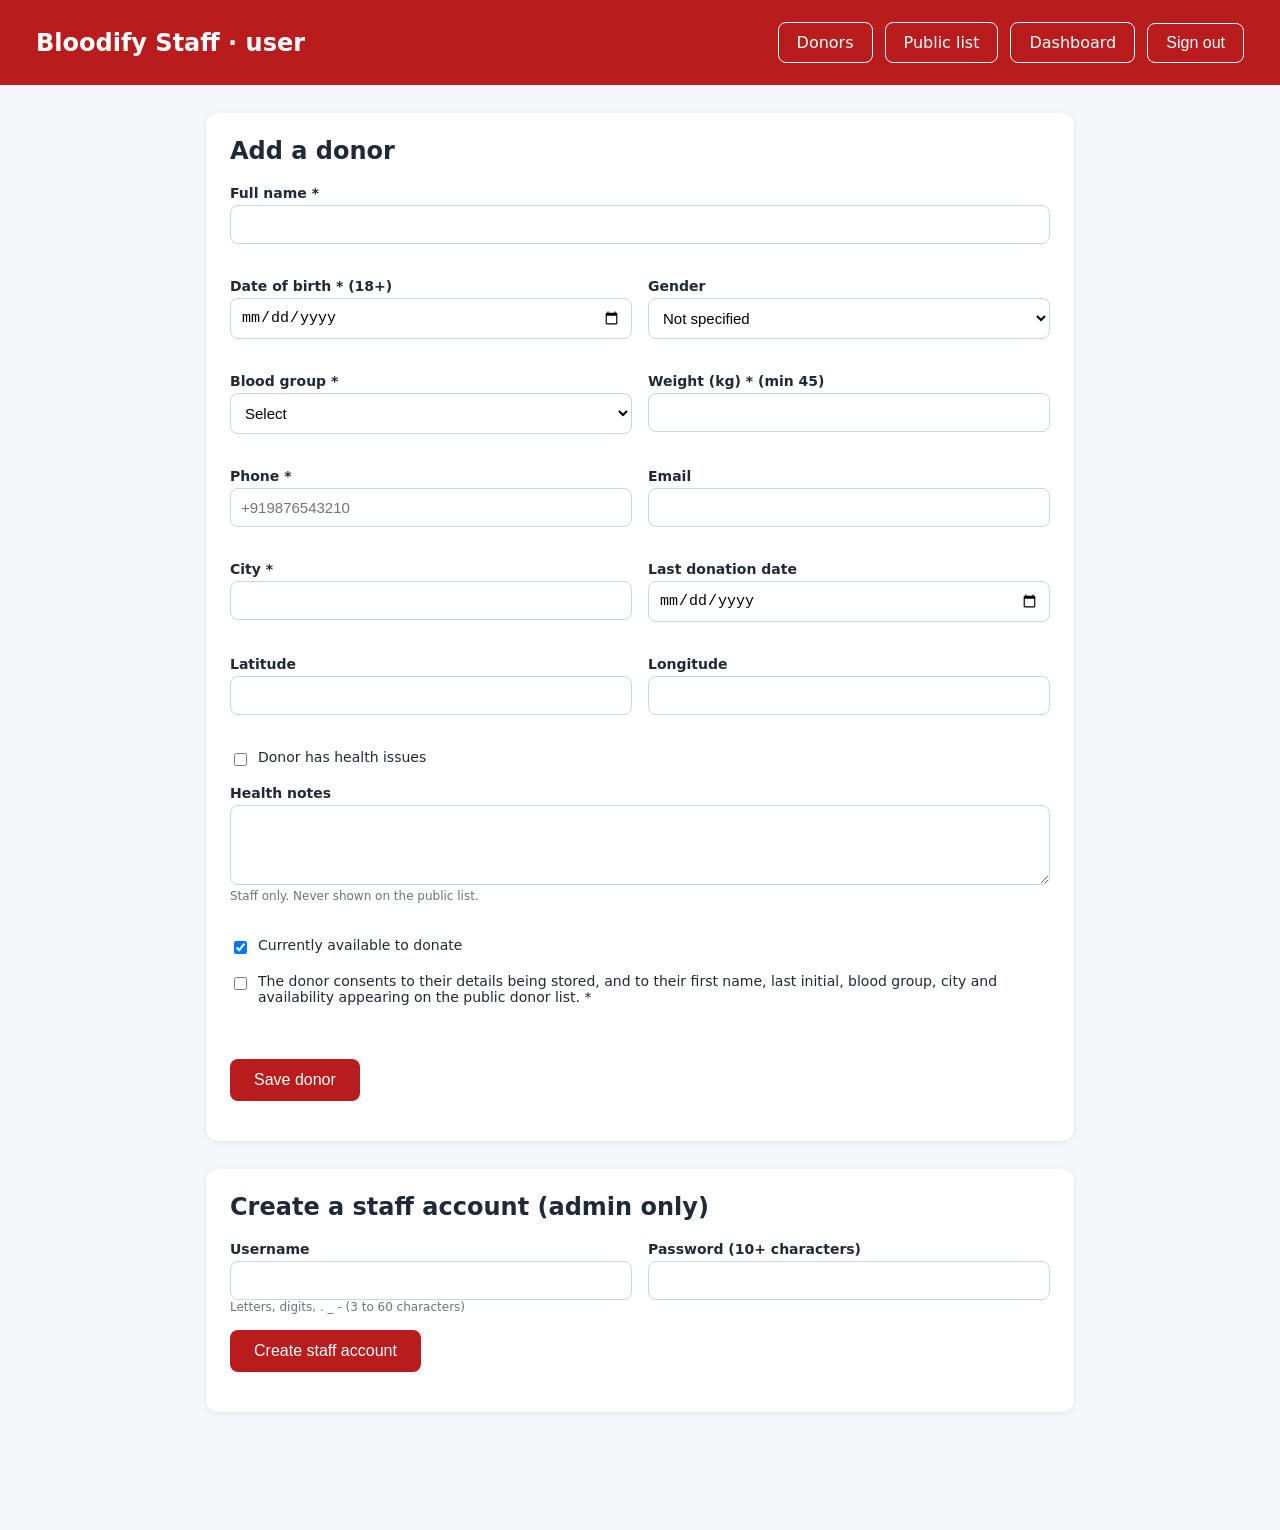
<file: src/main/resources/templates/add-donor.html>
<!DOCTYPE html>
<html lang="en" xmlns:th="http://www.thymeleaf.org">
<head>
<meta charset="UTF-8">
<meta name="viewport" content="width=device-width, initial-scale=1">
<meta name="_csrf" th:content="${_csrf.token}">
<meta name="_csrf_header" th:content="${_csrf.headerName}">
<title>Add donor - Bloodify Staff</title>
<style>
  * { box-sizing: border-box; }
  body { margin: 0; font-family: system-ui, Segoe UI, Arial, sans-serif; background: #f4f6fa; color: #1f2937; }
  header { background: #b91c1c; color: #fff; padding: 22px 36px; display: flex; justify-content: space-between; align-items: center; flex-wrap: wrap; gap: 12px; }
  header h1 { margin: 0; font-size: 24px; }
  nav { display: flex; gap: 12px; align-items: center; flex-wrap: wrap; }
  nav a, nav button { color: #fff; border: 1px solid #fff; background: transparent; padding: 10px 18px; border-radius: 8px; font-size: 16px; text-decoration: none; cursor: pointer; }
  nav form { margin: 0; }
  main { max-width: 900px; margin: 28px auto; padding: 0 16px 60px; }
  .card { background: #fff; border-radius: 12px; padding: 24px; box-shadow: 0 1px 4px rgba(0,0,0,.08); margin-bottom: 28px; }
  .card h2 { margin-top: 0; }
  .grid { display: grid; grid-template-columns: 1fr 1fr; gap: 16px; }
  @media (max-width: 700px) { .grid { grid-template-columns: 1fr; } }
  label { display: block; font-weight: 600; margin-bottom: 4px; font-size: 14px; }
  input[type=text], input[type=email], input[type=date], input[type=number], input[type=password], select, textarea {
    width: 100%; padding: 10px; border: 1px solid #cbd5e1; border-radius: 8px; font-size: 15px; background: #fff; }
  textarea { min-height: 80px; resize: vertical; }
  .full { grid-column: 1 / -1; }
  .check { display: flex; gap: 8px; align-items: flex-start; font-weight: 500; }
  .check input { margin-top: 4px; }
  .err { color: #b91c1c; font-size: 13px; min-height: 16px; margin-top: 2px; }
  .hint { color: #6b7280; font-size: 12px; }
  button.primary { background: #b91c1c; color: #fff; border: 0; padding: 12px 24px; border-radius: 8px; font-size: 16px; cursor: pointer; }
  button.primary:disabled { opacity: .6; cursor: wait; }
  .msg { margin-top: 14px; padding: 12px; border-radius: 8px; display: none; }
  .msg.ok { display: block; background: #dcfce7; color: #166534; }
  .msg.bad { display: block; background: #fee2e2; color: #991b1b; }
</style>
</head>
<body>
<header>
  <h1>Bloodify Staff &middot; <span th:text="${username}">user</span></h1>
  <nav>
    <a href="/staff/donors">Donors</a>
    <a href="/find-donors">Public list</a>
    <a href="/">Dashboard</a>
    <form method="post" action="/logout">
      <input type="hidden" th:name="${_csrf.parameterName}" th:value="${_csrf.token}">
      <button type="submit">Sign out</button>
    </form>
  </nav>
</header>

<main>
  <section class="card">
    <h2>Add a donor</h2>
    <form id="donorForm" novalidate>
      <div class="grid">
        <div class="full"><label for="fullName">Full name *</label>
          <input type="text" id="fullName" maxlength="120" autocomplete="off"><div class="err" id="err-fullName"></div></div>

        <div><label for="dateOfBirth">Date of birth * (18+)</label>
          <input type="date" id="dateOfBirth"><div class="err" id="err-dateOfBirth"></div></div>

        <div><label for="gender">Gender</label>
          <select id="gender">
            <option value="">Not specified</option>
            <option>Male</option><option>Female</option><option>Other</option>
          </select><div class="err" id="err-gender"></div></div>

        <div><label for="bloodGroup">Blood group *</label>
          <select id="bloodGroup">
            <option value="">Select</option>
            <option>A+</option><option>A-</option><option>B+</option><option>B-</option>
            <option>AB+</option><option>AB-</option><option>O+</option><option>O-</option>
          </select><div class="err" id="err-bloodGroup"></div></div>

        <div><label for="weightKg">Weight (kg) * (min 45)</label>
          <input type="number" id="weightKg" step="0.01" min="0"><div class="err" id="err-weightKg"></div></div>

        <div><label for="phone">Phone *</label>
          <input type="text" id="phone" inputmode="tel" placeholder="+919876543210"><div class="err" id="err-phone"></div></div>

        <div><label for="email">Email</label>
          <input type="email" id="email" maxlength="150"><div class="err" id="err-email"></div></div>

        <div><label for="city">City *</label>
          <input type="text" id="city" maxlength="80"><div class="err" id="err-city"></div></div>

        <div><label for="lastDonationDate">Last donation date</label>
          <input type="date" id="lastDonationDate"><div class="err" id="err-lastDonationDate"></div></div>

        <div><label for="latitude">Latitude</label>
          <input type="number" id="latitude" step="any"><div class="err" id="err-latitude"></div></div>

        <div><label for="longitude">Longitude</label>
          <input type="number" id="longitude" step="any"><div class="err" id="err-longitude"></div></div>

        <div class="full check"><input type="checkbox" id="hasHealthIssues">
          <label for="hasHealthIssues" style="font-weight:500">Donor has health issues</label></div>

        <div class="full"><label for="healthNotes">Health notes</label>
          <textarea id="healthNotes" maxlength="2000"></textarea>
          <div class="hint">Staff only. Never shown on the public list.</div>
          <div class="err" id="err-healthNotes"></div></div>

        <div class="full check"><input type="checkbox" id="available" checked>
          <label for="available" style="font-weight:500">Currently available to donate</label></div>

        <div class="full check"><input type="checkbox" id="consent">
          <label for="consent" style="font-weight:500">The donor consents to their details being stored, and to their first name, last initial, blood group, city and availability appearing on the public donor list. *</label></div>
        <div class="err full" id="err-consent"></div>
      </div>

      <p><button type="submit" class="primary" id="saveBtn">Save donor</button></p>
      <div class="msg" id="donorMsg"></div>
    </form>
  </section>

  <section class="card" th:if="${isAdmin}">
    <h2>Create a staff account (admin only)</h2>
    <form id="staffForm" novalidate>
      <div class="grid">
        <div><label for="staffUser">Username</label>
          <input type="text" id="staffUser" maxlength="60" autocomplete="off">
          <div class="hint">Letters, digits, . _ - (3 to 60 characters)</div></div>
        <div><label for="staffPass">Password (10+ characters)</label>
          <input type="password" id="staffPass" maxlength="100" autocomplete="new-password"></div>
      </div>
      <p><button type="submit" class="primary" id="staffBtn">Create staff account</button></p>
      <div class="msg" id="staffMsg"></div>
    </form>
  </section>
</main>

<script>
  const csrfToken = document.querySelector('meta[name="_csrf"]').content;
  const csrfHeader = document.querySelector('meta[name="_csrf_header"]').content;

  // The date pickers should not offer future dates.
  const todayIso = new Date().toISOString().slice(0, 10);
  document.getElementById('dateOfBirth').max = todayIso;
  document.getElementById('lastDonationDate').max = todayIso;

  function showMsg(el, text, ok) {
    el.textContent = text;
    el.className = 'msg ' + (ok ? 'ok' : 'bad');
  }

  function text(id) {
    const v = document.getElementById(id).value.trim();
    return v === '' ? null : v;
  }
  function num(id) {
    const v = document.getElementById(id).value.trim();
    return v === '' ? null : Number(v);
  }

  async function postJson(url, body) {
    const headers = { 'Content-Type': 'application/json' };
    headers[csrfHeader] = csrfToken;
    const res = await fetch(url, {
      method: 'POST',
      headers: headers,
      body: JSON.stringify(body),
      credentials: 'same-origin'
    });
    let data = null;
    try { data = await res.json(); } catch (e) { /* no JSON body */ }
    return { status: res.status, ok: res.ok, data: data };
  }

  function sessionOrCsrfMessage(status) {
    if (status === 401) return 'Your session has expired. Please sign in again.';
    if (status === 403) return 'Not allowed (or the security token expired). Reload the page and try again.';
    return null;
  }
  // ---- Pre-fill blood group from ?bloodGroup=B%2B ----
  (function () {
    const wanted = new URLSearchParams(window.location.search).get('bloodGroup');
    const select = document.getElementById('bloodGroup');
    // Only accept a value that already exists in the dropdown.
    if (wanted && Array.from(select.options).some(o => o.value === wanted)) {
      select.value = wanted;
    }
  })();
  // ---- Donor form ----
  const donorForm = document.getElementById('donorForm');
  const donorMsg = document.getElementById('donorMsg');
  const saveBtn = document.getElementById('saveBtn');

  donorForm.addEventListener('submit', async (ev) => {
    ev.preventDefault();
    document.querySelectorAll('.err').forEach(e => { e.textContent = ''; });
    donorMsg.className = 'msg';
    donorMsg.textContent = '';

    const body = {
      fullName: text('fullName'),
      dateOfBirth: text('dateOfBirth'),
      gender: text('gender'),
      bloodGroup: text('bloodGroup'),
      phone: text('phone'),
      email: text('email'),
      city: text('city'),
      latitude: num('latitude'),
      longitude: num('longitude'),
      weightKg: num('weightKg'),
      hasHealthIssues: document.getElementById('hasHealthIssues').checked,
      healthNotes: text('healthNotes'),
      lastDonationDate: text('lastDonationDate'),
      available: document.getElementById('available').checked,
      consent: document.getElementById('consent').checked
    };

    saveBtn.disabled = true;
    try {
      const r = await postJson('/api/donors', body);
      if (r.ok) {
        showMsg(donorMsg, 'Donor saved to the database.', true);
        donorForm.reset();
        document.getElementById('available').checked = true;
      } else if (r.status === 400 && r.data) {
        const fields = r.data.fields || {};
        const unplaced = [];
        Object.keys(fields).forEach(key => {
          const target = document.getElementById('err-' + (key === 'adult' ? 'dateOfBirth' : key));
          if (target) { target.textContent = fields[key]; } else { unplaced.push(fields[key]); }
        });
        showMsg(donorMsg, unplaced.length ? unplaced.join('; ') : (r.data.error || 'Please fix the highlighted fields.'), false);
      } else if (r.status === 409) {
        showMsg(donorMsg, (r.data && r.data.error) ? r.data.error : 'This donor (for example the email) may already exist.', false);
      } else {
        showMsg(donorMsg, sessionOrCsrfMessage(r.status) || 'Could not save (error ' + r.status + ').', false);
      }
    } catch (e) {
      showMsg(donorMsg, 'Network error. Is the server running?', false);
    } finally {
      saveBtn.disabled = false;
    }
  });

  // ---- Staff account form (exists only for admins) ----
  const staffForm = document.getElementById('staffForm');
  if (staffForm) {
    const staffMsg = document.getElementById('staffMsg');
    const staffBtn = document.getElementById('staffBtn');
    staffForm.addEventListener('submit', async (ev) => {
      ev.preventDefault();
      staffMsg.className = 'msg';
      staffMsg.textContent = '';
      const username = document.getElementById('staffUser').value.trim();
      const password = document.getElementById('staffPass').value;
      staffBtn.disabled = true;
      try {
        const r = await postJson('/api/admin/users', { username: username, password: password });
        if (r.status === 201) {
          showMsg(staffMsg, 'Staff account "' + username + '" created.', true);
          staffForm.reset();
        } else if (r.status === 409) {
          showMsg(staffMsg, 'That username already exists.', false);
        } else if (r.status === 400 && r.data) {
          showMsg(staffMsg, r.data.error || 'Invalid username or password.', false);
        } else {
          showMsg(staffMsg, sessionOrCsrfMessage(r.status) || 'Could not create account (error ' + r.status + ').', false);
        }
      } catch (e) {
        showMsg(staffMsg, 'Network error. Is the server running?', false);
      } finally {
        staffBtn.disabled = false;
      }
    });
  }
</script>
</body>
</html>
</file>
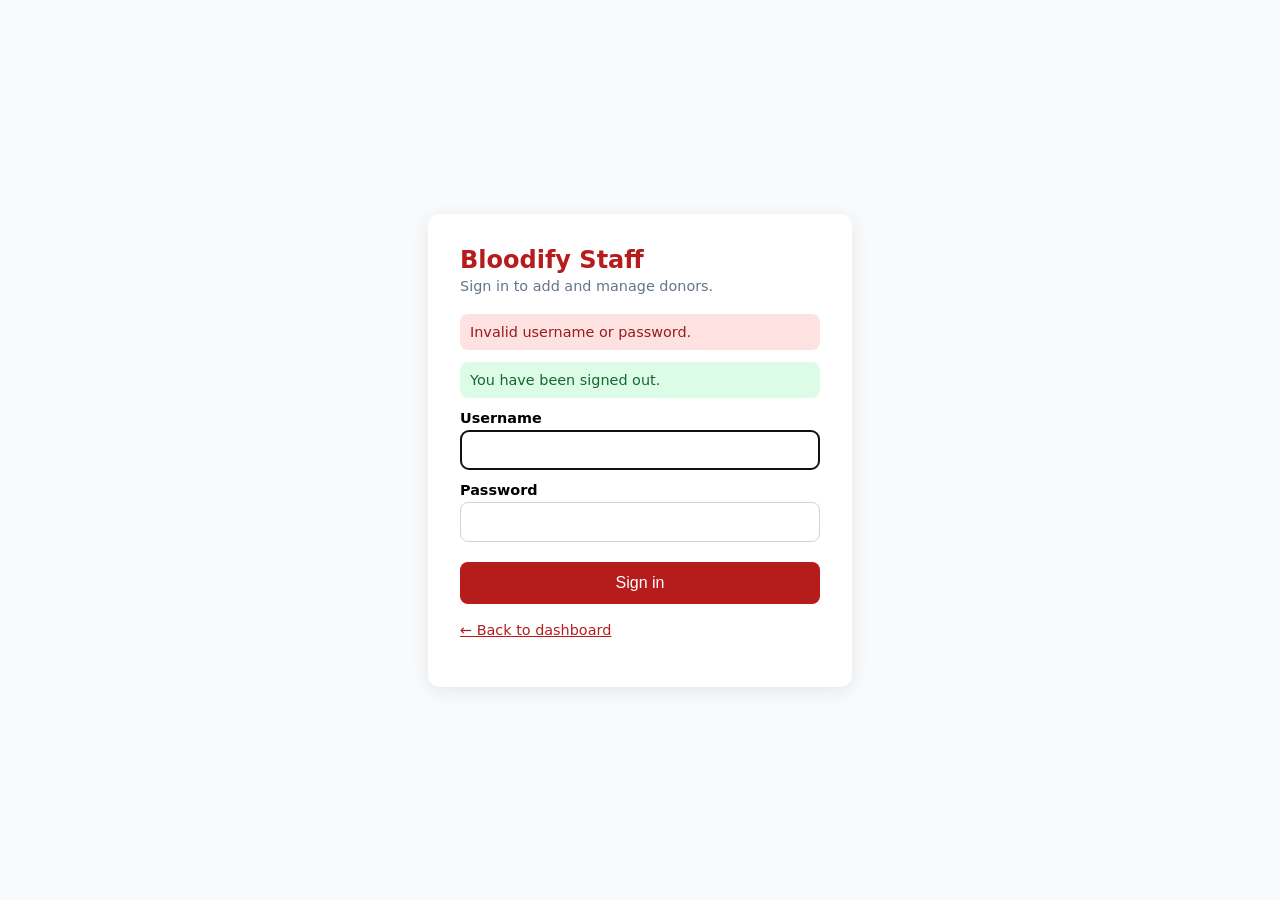
<file: src/main/resources/templates/login.html>
<!DOCTYPE html>
<html lang="en" xmlns:th="http://www.thymeleaf.org">
<head>
    <meta charset="UTF-8">
    <meta name="viewport" content="width=device-width, initial-scale=1">
    <title>Staff Login - Bloodify</title>
    <style>
        body { font-family: system-ui, sans-serif; background: #f8fafc; display: flex;
               min-height: 100vh; align-items: center; justify-content: center; margin: 0; }
        .card { background: #fff; padding: 32px; border-radius: 12px; width: 100%; max-width: 360px;
                box-shadow: 0 4px 20px rgba(0,0,0,.08); }
        h1 { margin: 0 0 4px; color: #b71c1c; font-size: 1.5rem; }
        p.sub { margin: 0 0 20px; color: #64748b; font-size: .9rem; }
        label { display: block; margin: 12px 0 4px; font-weight: 600; font-size: .9rem; }
        input { width: 100%; padding: 10px; border: 1px solid #cbd5e1; border-radius: 8px;
                box-sizing: border-box; font-size: 1rem; }
        button { margin-top: 20px; width: 100%; padding: 12px; background: #b71c1c; color: #fff;
                 border: 0; border-radius: 8px; font-size: 1rem; cursor: pointer; }
        .msg { padding: 10px; border-radius: 8px; margin-bottom: 12px; font-size: .9rem; }
        .err { background: #fee2e2; color: #991b1b; }
        .ok { background: #dcfce7; color: #166534; }
        a { color: #b71c1c; font-size: .9rem; }
    </style>
</head>
<body>
<div class="card">
    <h1>Bloodify Staff</h1>
    <p class="sub">Sign in to add and manage donors.</p>

    <div class="msg err" th:if="${param.error}">Invalid username or password.</div>
    <div class="msg ok" th:if="${param.logout}">You have been signed out.</div>

    <form method="post" th:action="@{/login}">
        <label for="username">Username</label>
        <input id="username" name="username" type="text" autocomplete="username" required autofocus>
        <label for="password">Password</label>
        <input id="password" name="password" type="password" autocomplete="current-password" required>
        <button type="submit">Sign in</button>
    </form>
    <p><a href="/">&larr; Back to dashboard</a></p>
</div>
</body>
</html>
</file>
